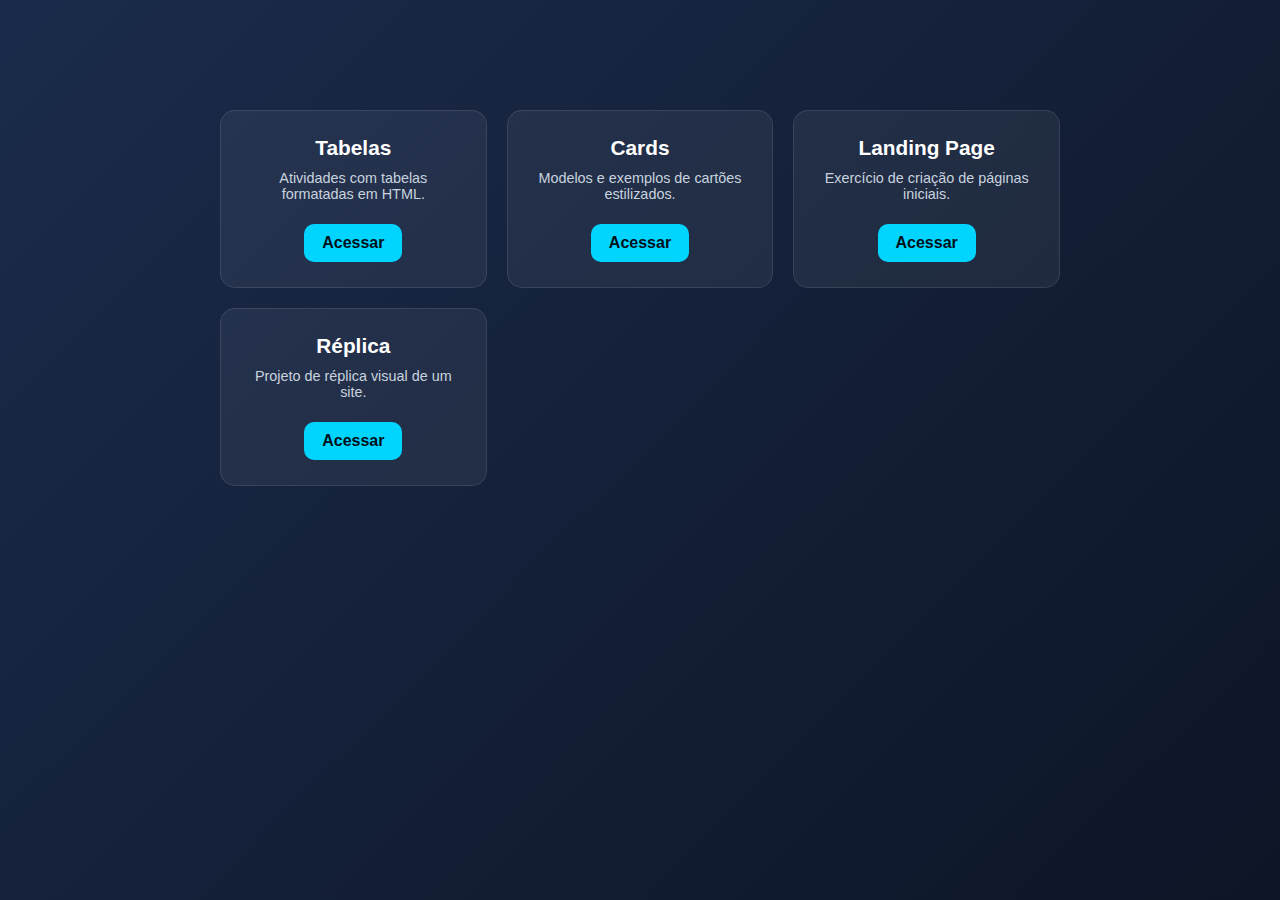
<file: index.html>
<!DOCTYPE html>
<html lang="en">
<head>
    <meta charset="UTF-8">
    <meta name="viewport" content="width=device-width, initial-scale=1.0">
    <link rel="stylesheet" href="index.css">
    <title>Minhas atividades</title>
</head>
<body>
  <div class="container">


    <div class="card">
        <h2>Tabelas</h2>
        <p>Atividades com tabelas formatadas em HTML.</p>
        <a href="tabelas.html" target="_blank">Acessar</a>
    </div>


    <div class="card">
        <h2>Cards</h2>
        <p>Modelos e exemplos de cartões estilizados.</p>
        <a href="cards.html" target="_blank">Acessar</a>
    
    </div>


    <div class="card">
        <h2>Landing Page</h2>
        <p>Exercício de criação de páginas iniciais.</p>
        <a href="landingpage.html" target="_blank">Acessar</a>
    </div>


    <div class="card">
        <h2>Réplica</h2>
        <p>Projeto de réplica visual de um site.</p>
        <a href="replica.html" target="_blank">Acessar</a>
    </div>
    
</body>
</html>
</file>
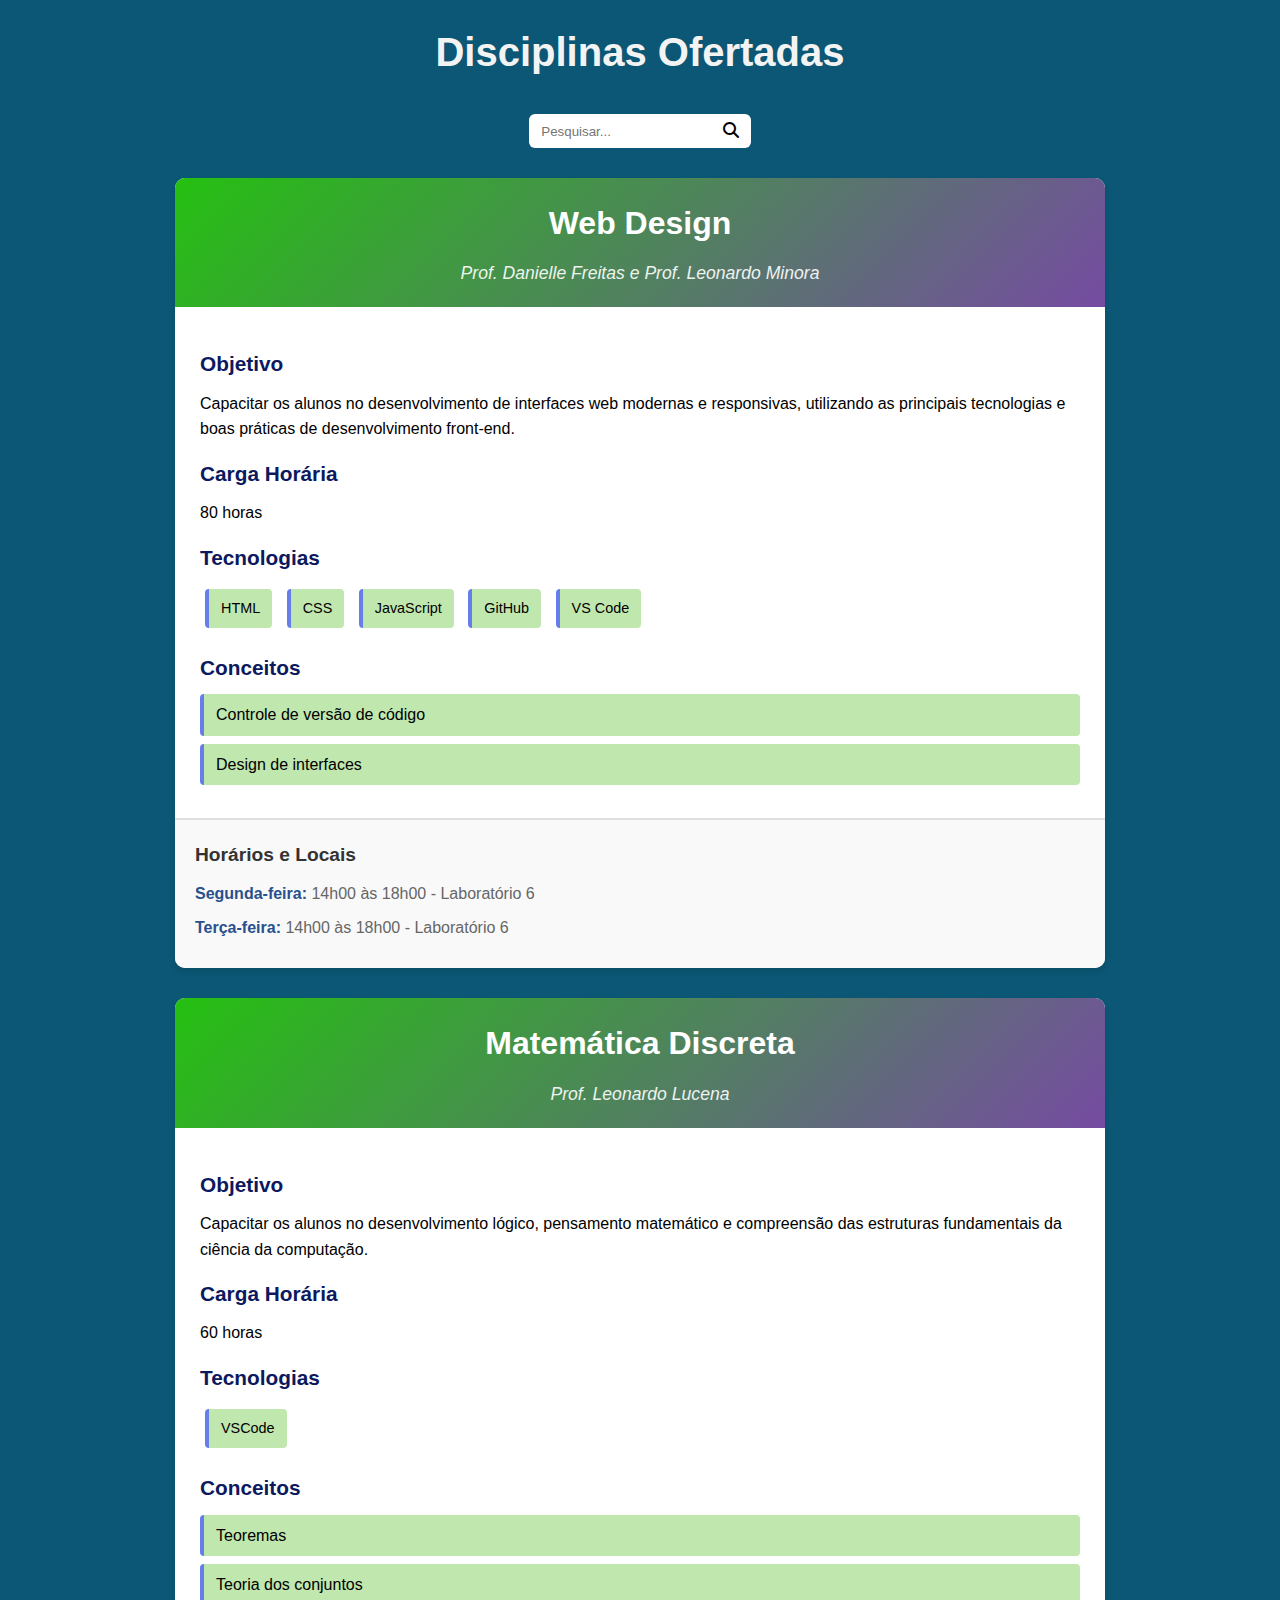
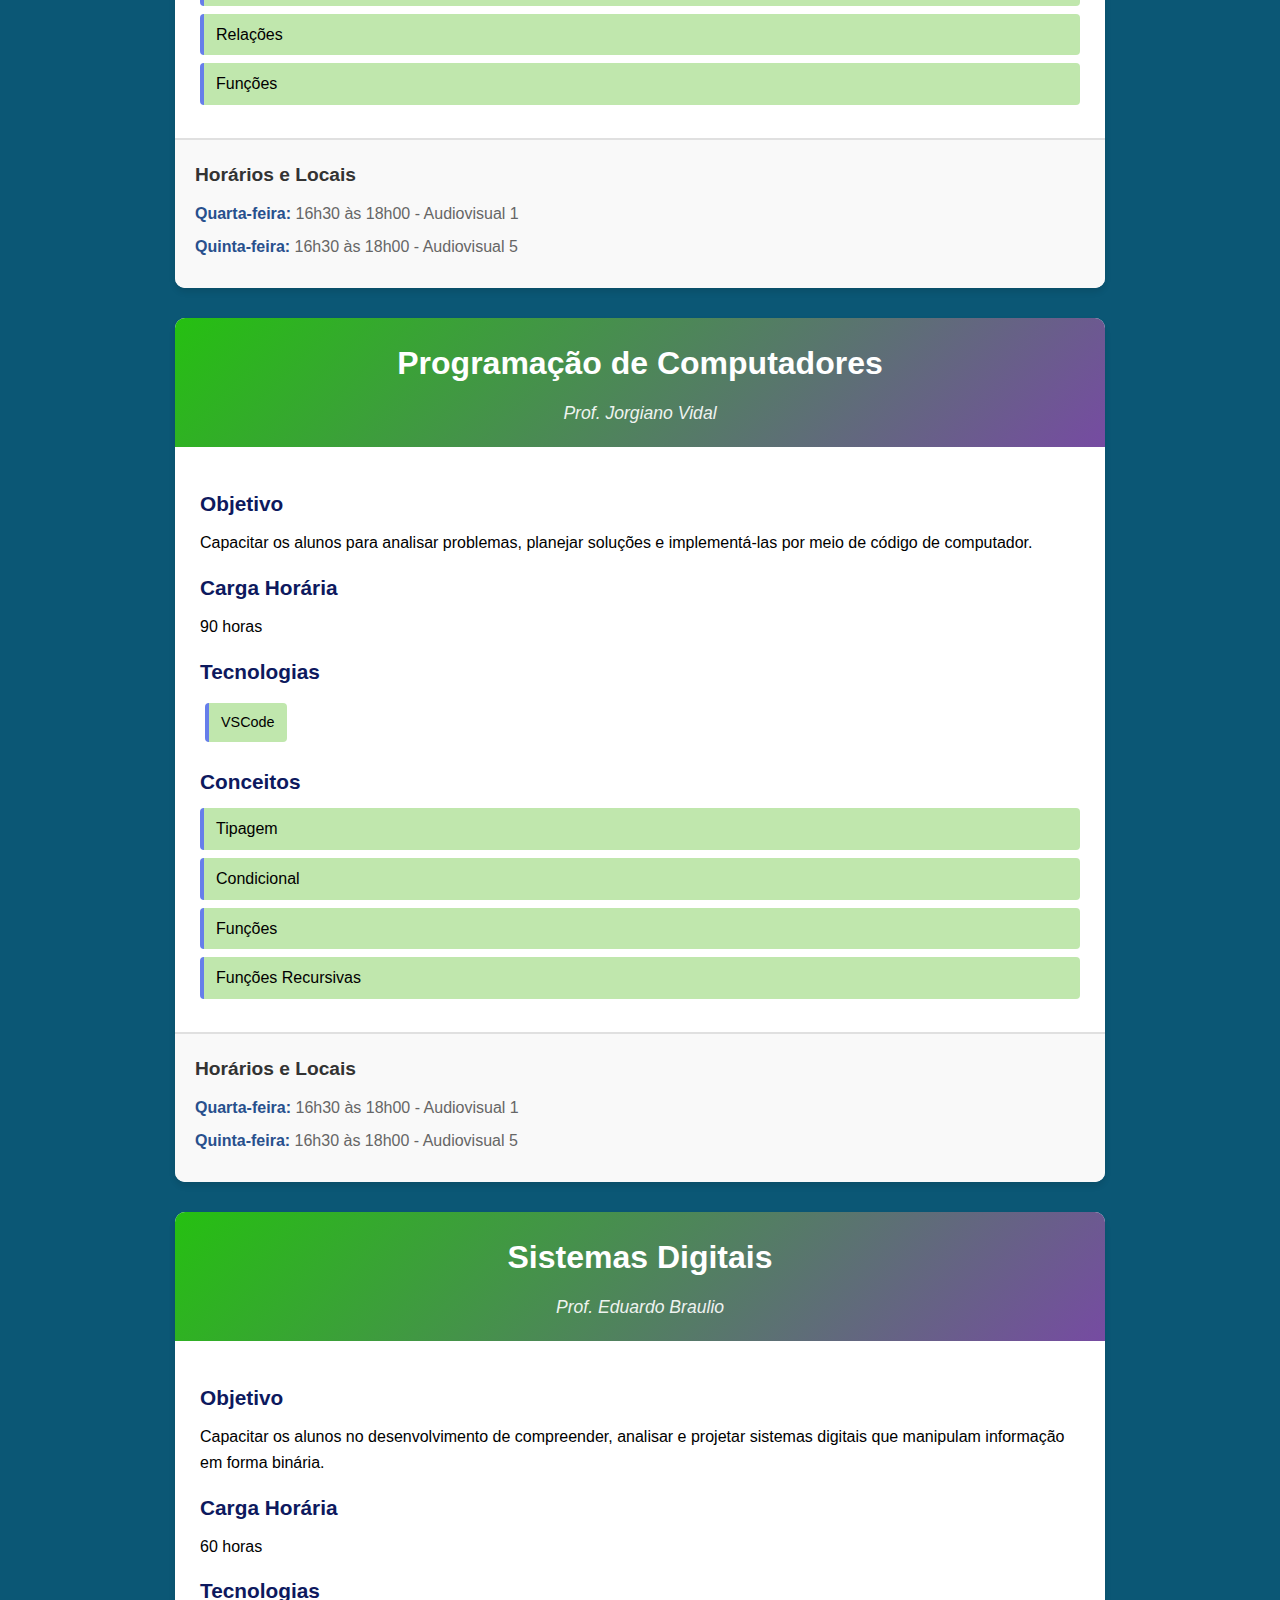
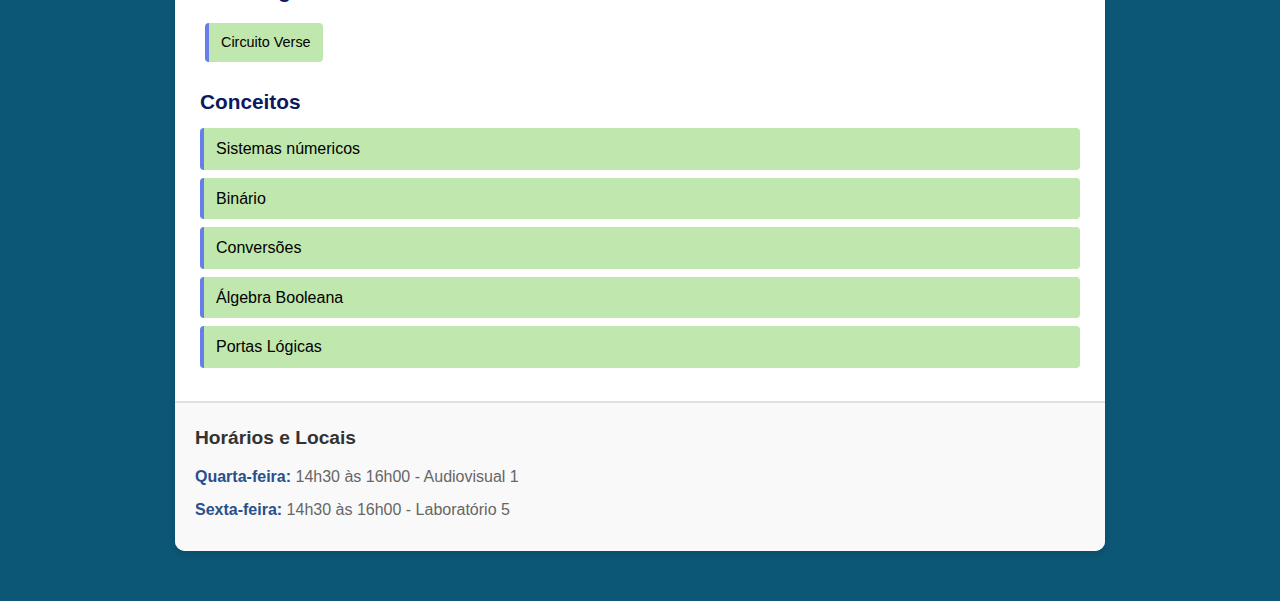
<file: cards.html>
<!DOCTYPE html>
<html lang="pt-BR">
<head>
    <meta charset="UTF-8">
    <meta name="viewport" content="width=device-width, initial-scale=1.0">
    <link rel="shortcut icon" href="image.jpg"
    type="image/x-icon" class="favicon">
    <title>Cards de Disciplinas</title>
    <link rel="stylesheet" href="cards.css">
</head>
<body>
    
    <div class="container">
        <h1>Disciplinas Ofertadas</h1>

        <div class="pesquisa">
            <link rel="stylesheet" href="https://cdnjs.cloudflare.com/ajax/libs/font-awesome/6.4.0/css/all.min.css">
            <button class="search-btn" aria-label="Pesquisar">
                <input type="search" class="search-input" placeholder="Pesquisar...">
                <i class="fa-solid fa-magnifying-glass" aria-hidden="true"></i>
            </button>
        </div>
        
        <div class="card">
            <!-- Título do Card -->
            <div class="card-header">
                <h2>Web Design</h2>
                <p class="professores">Prof. Danielle Freitas e Prof. Leonardo Minora</p>
            </div>
            
            <!-- Conteúdo do Card -->
            <div class="card-content">
                <h3>Objetivo</h3>
                <p>Capacitar os alunos no desenvolvimento de interfaces web modernas e responsivas, utilizando as principais tecnologias e boas práticas de desenvolvimento front-end.</p>
                
                <h3>Carga Horária</h3>
                <p>80 horas</p>
                
                <h3>Tecnologias</h3>
                <ul class="tecnologias">
                    <li>HTML</li>
                    <li>CSS</li>
                    <li>JavaScript</li>
                    <li>GitHub</li>
                    <li>VS Code</li>
                </ul>
                
                <h3>Conceitos</h3>
                    <ul class="conceitos">
                        <li>Controle de versão de código</li>
                        <li>Design de interfaces</li>
                    </ul>
                </div>
                
                <!-- Rodapé do Card -->
                <div class="card-footer">
                    <h3>Horários e Locais</h3>
                    <p><strong>Segunda-feira:</strong> 14h00 às 18h00 - Laboratório 6</p>
                    <p><strong>Terça-feira:</strong> 14h00 às 18h00 - Laboratório 6</p>
                </div>
            </div>  
        </div>

        <div class="card">

            <!-- Título do Card -->
            <div class="card-header">
                <h2>Matemática Discreta</h2>
                <p class="professores">Prof. Leonardo Lucena</p>
            </div>
                
            <!-- Conteúdo do Card -->
            <div class="card-content">
                <h3>Objetivo</h3>
                <p>Capacitar os alunos no desenvolvimento lógico, pensamento matemático e compreensão das estruturas fundamentais da ciência da computação.</p>
                
                <h3>Carga Horária</h3>
                <p>60 horas</p>
                
                <h3>Tecnologias</h3>
                <ul class="tecnologias">
                    <li>VSCode</li>
                </ul>
                
                <h3>Conceitos</h3>
                <ul class="conceitos">
                    <li>Teoremas</li>
                    <li>Teoria dos conjuntos</li>
                    <li>Relações</li>
                    <li>Funções</li>
                </ul>
            </div>
            
            <!-- Rodapé do Card -->
            <div class="card-footer">
                <h3>Horários e Locais</h3>
                <p><strong>Quarta-feira:</strong> 16h30 às 18h00 - Audiovisual 1</p>
                <p><strong>Quinta-feira:</strong> 16h30 às 18h00 - Audiovisual 5</p>
            </div>

        </div>

        <div class="card">
            <!-- Título do Card -->
            <div class="card-header">
                <h2>Programação de Computadores</h2>
                <p class="professores">Prof. Jorgiano Vidal</p>
            </div>
            
            <!-- Conteúdo do Card -->
            <div class="card-content">
                <h3>Objetivo</h3>
                <p>Capacitar os alunos para analisar problemas, planejar soluções e implementá-las por meio de código de computador.</p>
                
                <h3>Carga Horária</h3>
                <p>90 horas</p>
                
                <h3>Tecnologias</h3>
                <ul class="tecnologias">
                    <li> VSCode</li>
                </ul>
                
                <h3>Conceitos</h3>
                <ul class="conceitos">
                    <li>Tipagem</li>
                    <li>Condicional</li>
                    <li>Funções</li>
                    <li>Funções Recursivas</li>
                </ul>
            </div>
            
            <!-- Rodapé do Card -->
            <div class="card-footer">
                <h3>Horários e Locais</h3>
                <p><strong>Quarta-feira:</strong> 16h30 às 18h00 - Audiovisual 1</p>
                <p><strong>Quinta-feira:</strong> 16h30 às 18h00 - Audiovisual 5</p>
            </div>
        </div>

        <div class="card">
            <!-- Título do Card -->
            <div class="card-header">
                <h2>Sistemas Digitais</h2>
                <p class="professores">Prof. Eduardo Braulio</p>
            </div>
            
            <!-- Conteúdo do Card -->
            <div class="card-content">
                <h3>Objetivo</h3>
                <p>Capacitar os alunos no desenvolvimento de compreender, analisar e projetar sistemas digitais que manipulam informação em forma binária.</p>
                
                <h3>Carga Horária</h3>
                <p>60 horas</p>
                
                <h3>Tecnologias</h3>
                <ul class="tecnologias">
                    <li>Circuito Verse</li>
                </ul>
                
                <h3>Conceitos</h3>
                <ul class="conceitos">
                    <li>Sistemas númericos</li>
                    <li>Binário</li>
                    <li>Conversões</li>
                    <li>Álgebra Booleana</li>
                    <li>Portas Lógicas</li>
                </ul>
            </div>
            
            <!-- Rodapé do Card -->
            <div class="card-footer">
                <h3>Horários e Locais</h3>
                <p><strong>Quarta-feira:</strong> 14h30 às 16h00 - Audiovisual 1</p>
                <p><strong>Sexta-feira:</strong> 14h30 às 16h00 - Laboratório 5 </p>
            </div>
        </div>
    </div>
</body>
</html>
</file>
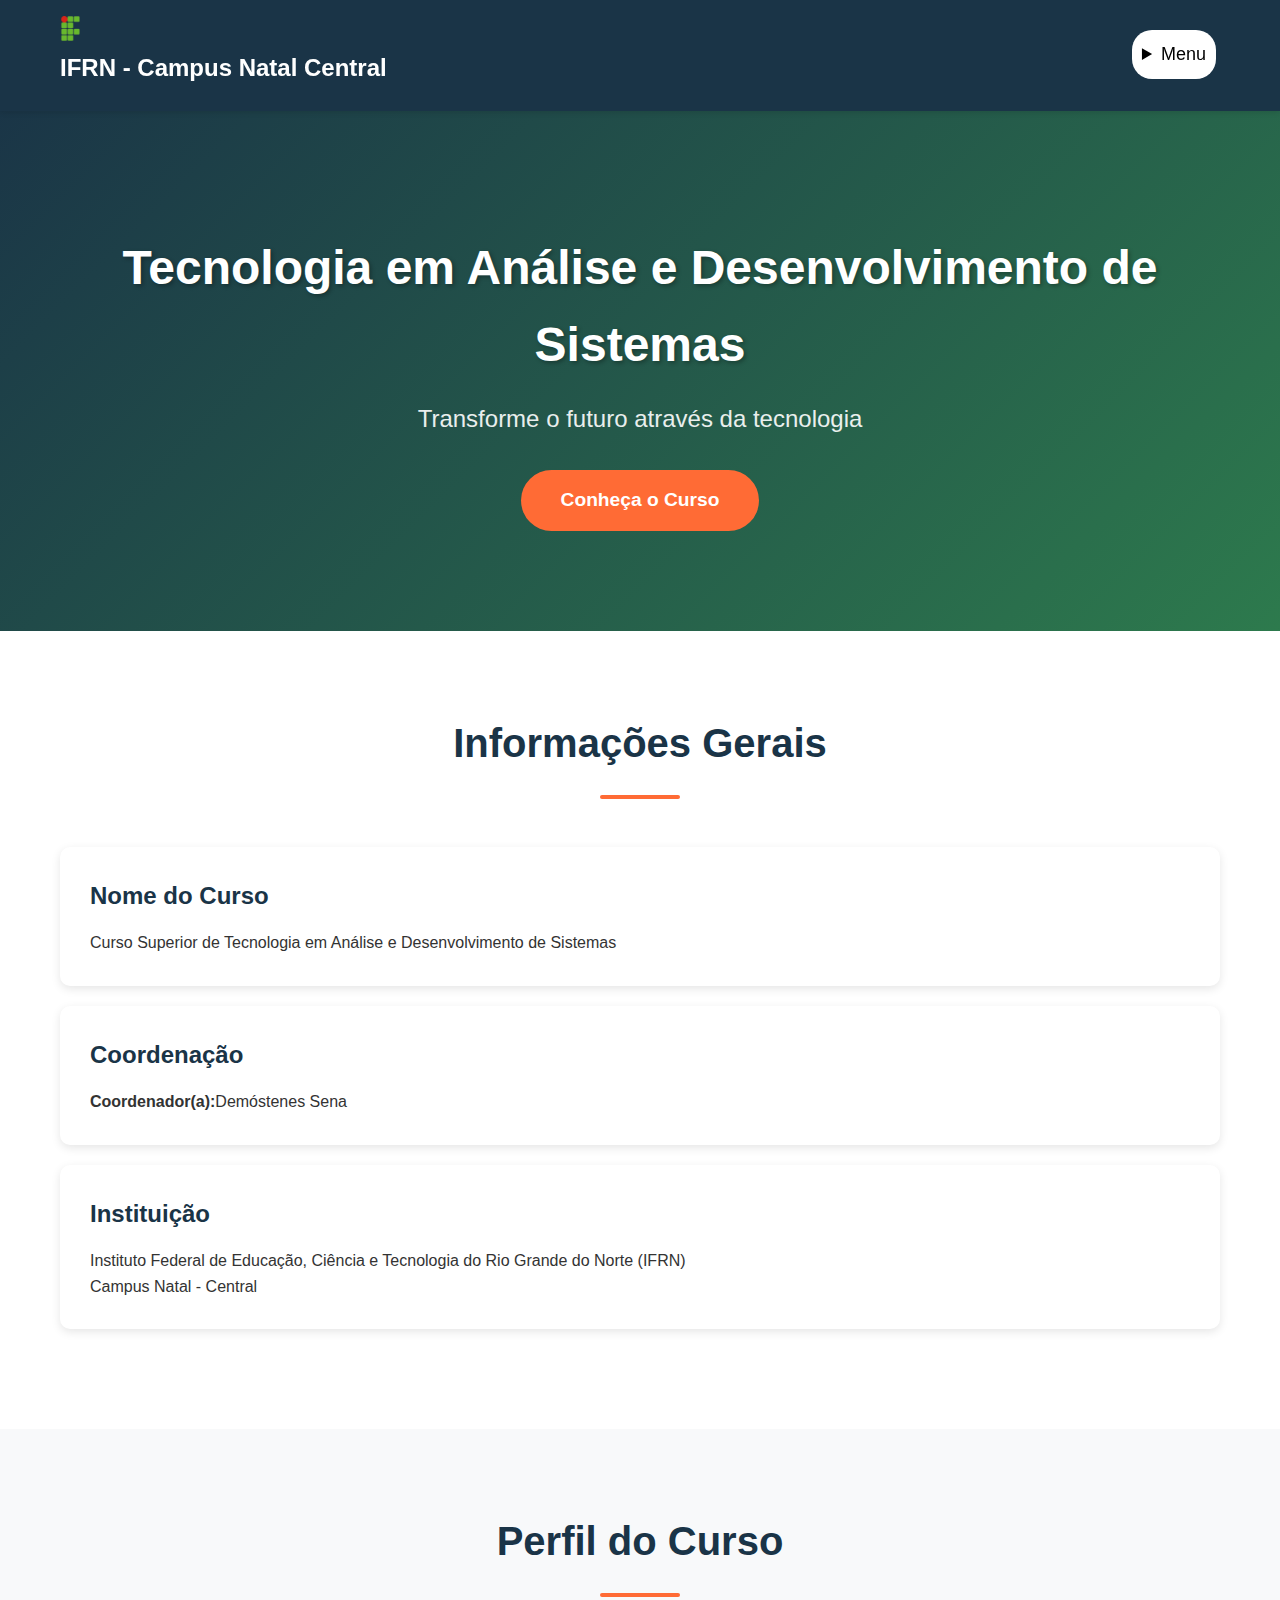
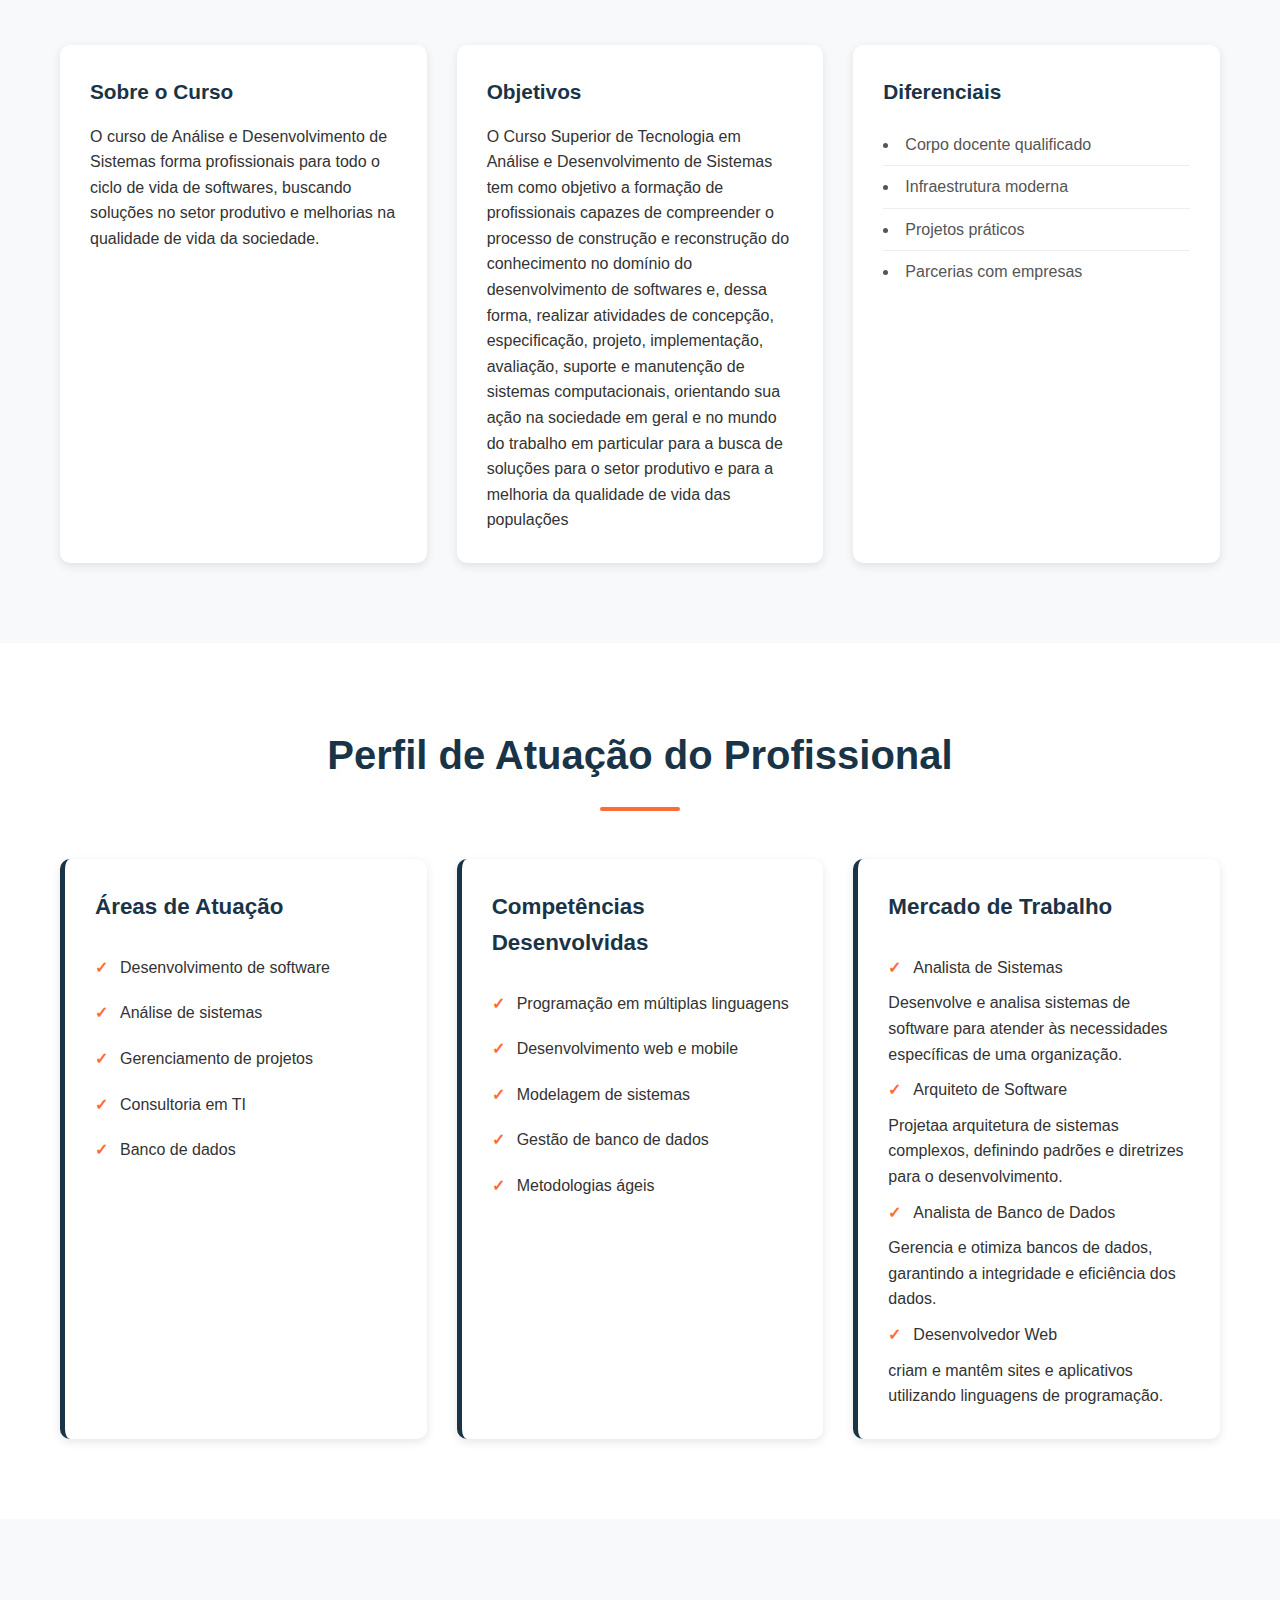
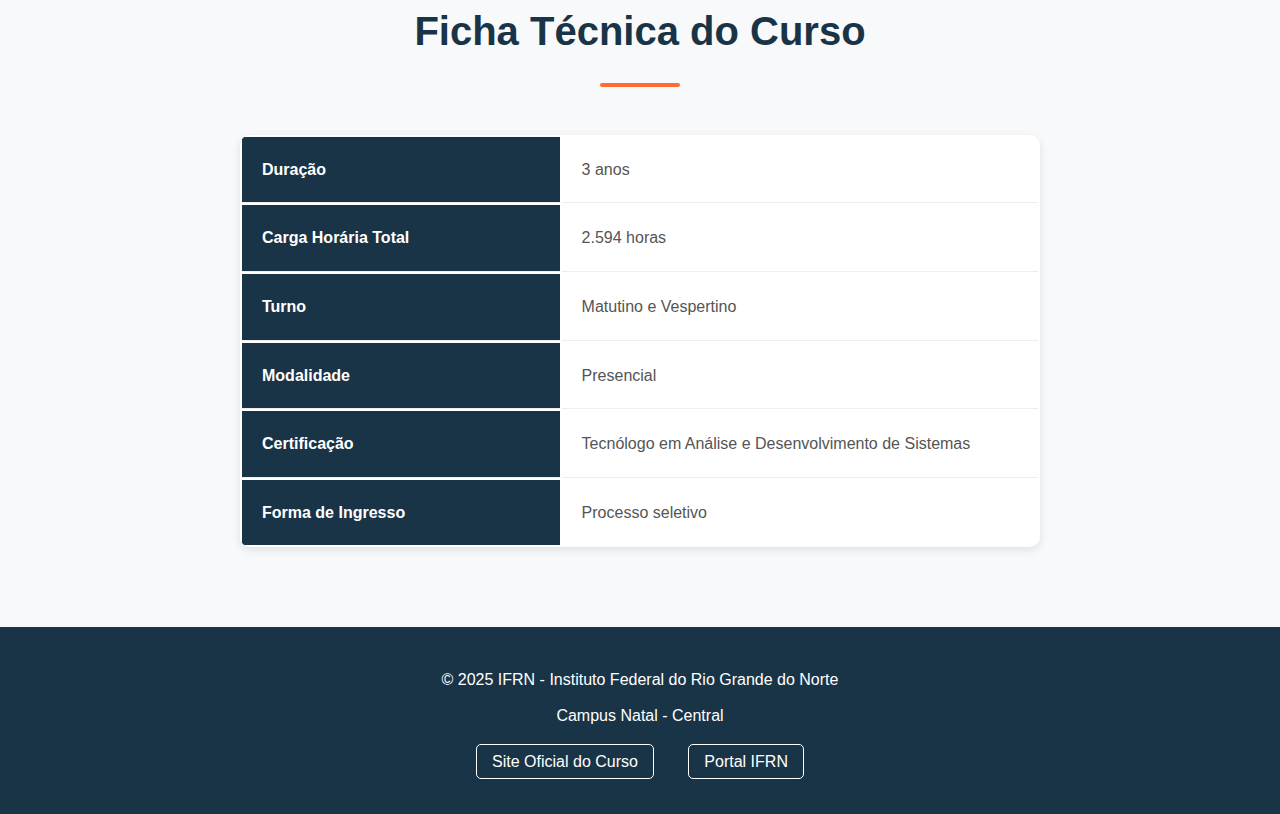
<file: landingpage.html>
<!DOCTYPE html>
<html lang="pt-BR">
<head>
    <meta charset="UTF-8">
    <meta name="viewport" content="width=device-width, initial-scale=1.0">
    <link rel="shortcut icon" href="image.jpg"
    type="image/x-icon" class="favicon">
    <title>Tecnologia em Análise e Desenvolvimento de Sistemas - IFRN</title>
    <link rel="stylesheet" href="landingpage.css">
</head>
<body>
    
    <header>

        <nav>
            <div class="container">
                <img src="IF.png" width="20px" alt="Símbolo da Instituição">
                <h1> IFRN - Campus Natal Central</h1>
    
                 <details class="dropdown details-dropdown">
                      <summary class="menu-button">Menu </summary>
                        <ul class="menu" role="menu" aria-label="Menu de ações">
                            <li role="none"><a role="menuitem" href="#informacoes" class="menu-item">Informações</a></li>
                            <li role="none"><a role="menuitem" href="#perfil-curso" class="menu-item">Perfil do Curso</a></li>
                            <li role="none"><a role="menuitem" href="#atuacao" class="menu-item">Atuação Profissional</a></li>
                            <li role="none"><a role="menuitem" href="#ficha-tecnica" class="menu-item">Ficha Técnica</a></li>
                        </ul>
                </details>
             </section>
            </div>
        </nav>
    </header>

    <section class="hero">
        <div class="hero-content">
            <h1>Tecnologia em Análise e Desenvolvimento de Sistemas</h1>
            <p class="hero-subtitle">Transforme o futuro através da tecnologia</p>
            <a href="#informacoes" class="btn-cta">Conheça o Curso</a>
        </div>
    </section>

    <section id="informacoes" class="section">
        <div class="container">
            <h2>Informações Gerais</h2>
            <div class="info-box">
                <h3>Nome do Curso</h3>
                <p>Curso Superior de Tecnologia em Análise e Desenvolvimento de Sistemas</p>
            </div>
            <div class="info-box">
                <h3>Coordenação</h3>
                <p><strong>Coordenador(a):</strong>Demóstenes Sena</p>
            </div>
            <div class="info-box">
                <h3>Instituição</h3>
                <p>Instituto Federal de Educação, Ciência e Tecnologia do Rio Grande do Norte (IFRN)</p>
                <p>Campus Natal - Central</p>
            </div>
        </div>
    </section>

    <section id="perfil-curso" class="section bg-light">
        <div class="container">
            <h2>Perfil do Curso</h2>
            <div class="content-grid">
                <div class="content-card">
                    <h3>Sobre o Curso</h3>
                    <p>O curso de Análise e Desenvolvimento de Sistemas forma profissionais para todo 
                        o ciclo de vida de softwares, buscando soluções no setor produtivo e melhorias
                         na qualidade de vida da sociedade.</p>
                </div>
                <div class="content-card">
                    <h3>Objetivos</h3>
                    <p>O Curso Superior de Tecnologia em  Análise e Desenvolvimento de Sistemas tem como objetivo 
                        a formação de profissionais capazes de compreender o processo de construção e reconstrução do 
                        conhecimento no domínio do desenvolvimento de softwares e, dessa forma, realizar atividades de 
                        concepção, especificação, projeto, implementação, avaliação, suporte e manutenção de sistemas 
                        computacionais, orientando sua ação na sociedade em geral e no mundo do trabalho em particular para 
                        a busca de soluções para o setor produtivo e para a melhoria da qualidade de vida das populações</p>
                </div>
                <div class="content-card">
                    <h3>Diferenciais</h3>
                    <ul>
                        <li>Corpo docente qualificado</li>
                        <li>Infraestrutura moderna</li>
                        <li>Projetos práticos</li>
                        <li>Parcerias com empresas</li>
                    </ul>
                </div>
            </div>
        </div>
    </section>

    <section id="atuacao" class="section">
        <div class="container">
            <h2>Perfil de Atuação do Profissional</h2>
            <div class="atuacao-grid">
                <div class="atuacao-card">
                    <h3>Áreas de Atuação</h3>
                    <ul>
                        <li>Desenvolvimento de software</li>
                        <li>Análise de sistemas</li>
                        <li>Gerenciamento de projetos</li>
                        <li>Consultoria em TI</li>
                        <li>Banco de dados</li>
                    </ul>
                </div>
                <div class="atuacao-card">
                    <h3>Competências Desenvolvidas</h3>
                    <ul>
                        <li>Programação em múltiplas linguagens</li>
                        <li>Desenvolvimento web e mobile</li>
                        <li>Modelagem de sistemas</li>
                        <li>Gestão de banco de dados</li>
                        <li>Metodologias ágeis</li>
                    </ul>
                </div>
                <div class="atuacao-card">
                    <h3>Mercado de Trabalho</h3>
                    <ul>
                        <li>Analista de Sistemas</li>
                        Desenvolve e analisa sistemas de software para atender às necessidades específicas de uma organização.

                        <li>Arquiteto de Software</li>
                        Projetaa arquitetura de sistemas complexos, definindo padrões e diretrizes para o desenvolvimento.

                        <li>Analista de Banco de Dados</li>
                        Gerencia e otimiza bancos de dados, garantindo a integridade e eficiência dos dados.

                        <li>Desenvolvedor Web</li>
                        criam e mantêm sites e aplicativos utilizando linguagens de programação.</ul>
                </div>
            </div>
        </div>
    </section>

    <section id="ficha-tecnica" class="section bg-light">
        <div class="container">
            <h2>Ficha Técnica do Curso</h2>
            <table class="ficha-table">
                <tbody>
                    <tr>
                        <th>Duração</th>
                        <td>3 anos</td>
                    </tr>
                    <tr>
                        <th>Carga Horária Total</th>
                        <td>2.594 horas</td>
                    </tr>
                    <tr>
                        <th>Turno</th>
                        <td>Matutino e Vespertino</td>
                    </tr>
                    <tr>
                        <th>Modalidade</th>
                        <td>Presencial</td>
                    </tr>
                    <tr>
                        <th>Certificação</th>
                        <td>Tecnólogo em Análise e Desenvolvimento de Sistemas</td>
                    </tr>
                    <tr>
                        <th>Forma de Ingresso</th>
                        <td>Processo seletivo</td>
                    </tr>
                </tbody>
            </table>
        </div>
    </section>

    <footer>
        <div class="container">
            <p>&copy; 2025 IFRN - Instituto Federal do Rio Grande do Norte</p>
            <p>Campus Natal - Central</p>
            <div class="footer-links">
                <a href="https://diatinf.ifrn.edu.br/cursos/tecnologia-em-analise-e-desenvolvimento-de-sistemas/" target="_blank">Site Oficial do Curso</a>
                <a href="https://portal.ifrn.edu.br/" target="_blank">Portal IFRN</a>
            </div>
        </div>
    </footer>
</body>
</html>
</file>
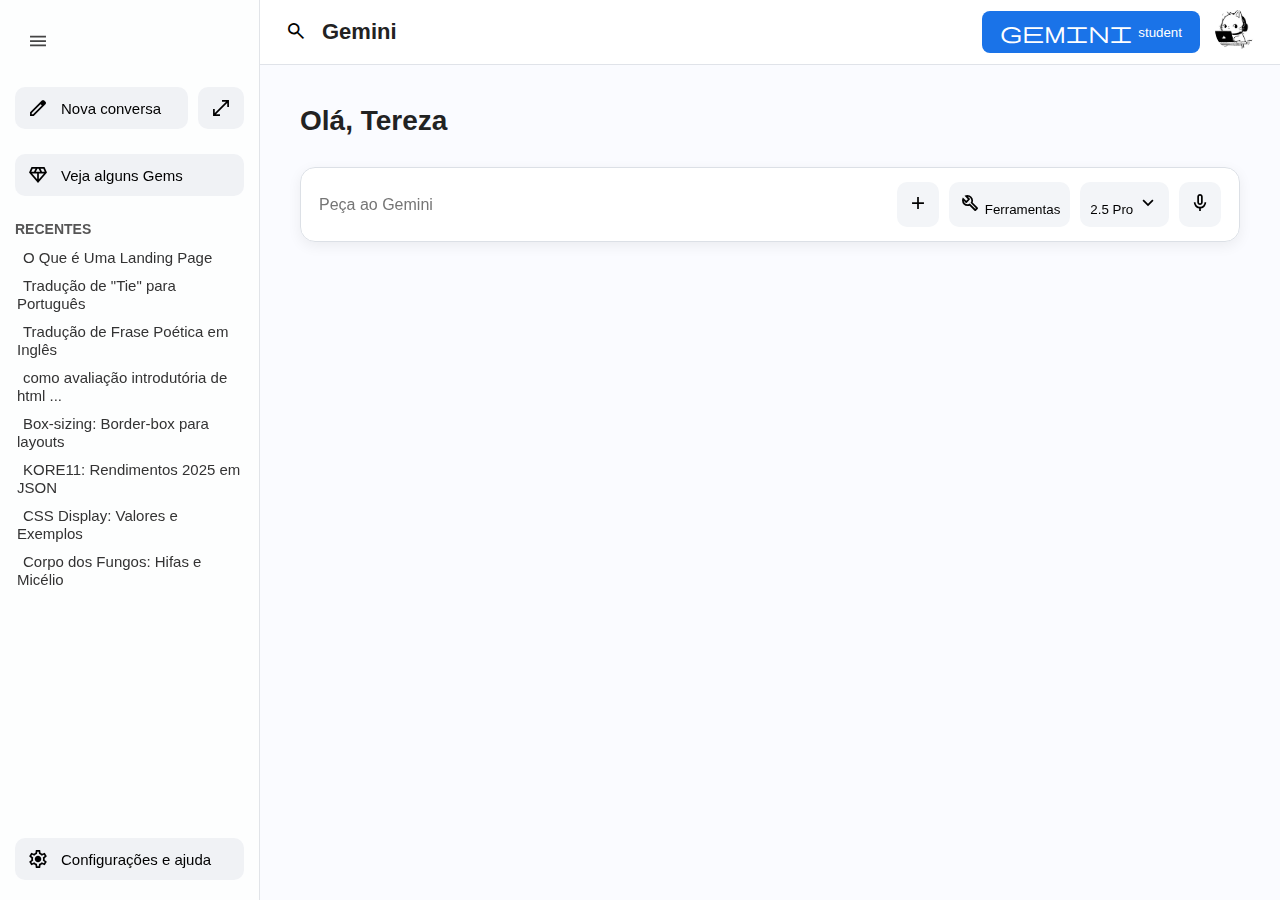
<file: replica.html>
<!DOCTYPE html>
<html lang="pt-BR">
<head>
    <meta charset="UTF-8">
    <meta name="viewport" content="width=device-width, initial-scale=1.0">
    <title>Gemini - Google AI</title>

    <link rel="stylesheet" href="https://fonts.googleapis.com/css2?family=Material+Symbols+Outlined" />


    <link rel="shortcut icon" href="image.jpg">

    <link rel="stylesheet" href="replica.css">
</head>

<body>
    <aside class="sidebar">

        <div class="sidebar-header">
            <button class="menu-btn" aria-label="Menu">
                <span class="material-symbols-outlined">menu</span>
            </button>
        </div>

        <div class="new-chat">
            <button class="new-chat-btn">
                <span class="material-symbols-outlined">edit</span>
                <span>Nova conversa</span>
            </button>

            <button class="expand-btn" aria-label="Expandir">
                <span class="material-symbols-outlined">open_in_full</span>
            </button>
        </div>

        <div class="gems-section">
            <button class="gems-btn">
                <span class="material-symbols-outlined">diamond</span>
                <span>Veja alguns Gems</span>
            </button>
        </div>

        <div class="recent-section">
            <h3>Recentes</h3>
            <ul class="recent-list">
             <li><a href="#">O Que é Uma Landing Page</a></li>
                <li><a href="#">Tradução de "Tie" para Português</a></li>
                <li><a href="#">Tradução de Frase Poética em Inglês</a></li>
                <li><a href="#">como avaliação introdutória de html ...</a></li>
                <li><a href="#">Box-sizing: Border-box para layouts</a></li>
                <li><a href="#">KORE11: Rendimentos 2025 em JSON</a></li>
                <li><a href="#">CSS Display: Valores e Exemplos</a></li>
                <li><a href="#">Corpo dos Fungos: Hifas e Micélio</a></li>
            </ul>
        </div>

        <div class="sidebar-footer">
            <button class="settings-btn">
                <span class="material-symbols-outlined">settings</span>
                <span>Configurações e ajuda</span>
            </button>
        </div>
    </aside>

    <main class="main-content">


        <header class="top-bar">
            <div class="top-bar-left">
                <button class="search-btn" aria-label="Buscar">
                    <span class="material-symbols-outlined">search</span>
                </button>
                <h1 class="logo">Gemini</h1>
            </div>

            <div class="top-bar-right">
                <button class="upgrade-btn">
                    <span class="material-symbols-outlined">Gemini</span>
                    <span>student</span>
                </button>

                <div class="profile-pic">
                    <img src="image.jpg" alt="Perfil do usuário">
                </div>
            </div>
        </header>

        <section class="chat-area">
            <div class="welcome-message">
                <h2>Olá, Tereza</h2>
            </div>

            <div class="input-container">
                <div class="input-box">
                    <input type="text" placeholder="Peça ao Gemini" class="chat-input">

                    <div class="input-actions">
                        <button class="action-btn" aria-label="Adicionar">
                            <span class="material-symbols-outlined">add</span>
                        </button>

                        <button class="tools-btn">
                            <span class="material-symbols-outlined">build</span>
                            <span>Ferramentas</span>
                        </button>

                        <button class="version-selector">
                            <span>2.5 Pro</span>
                            <span class="material-symbols-outlined">expand_more</span>
                        </button>

                        <button class="mic-btn" aria-label="Microfone">
                            <span class="material-symbols-outlined">mic</span>
                        </button>
                    </div>
                </div>
            </div>
        </section>
    </main>
</body>
</html>
</file>
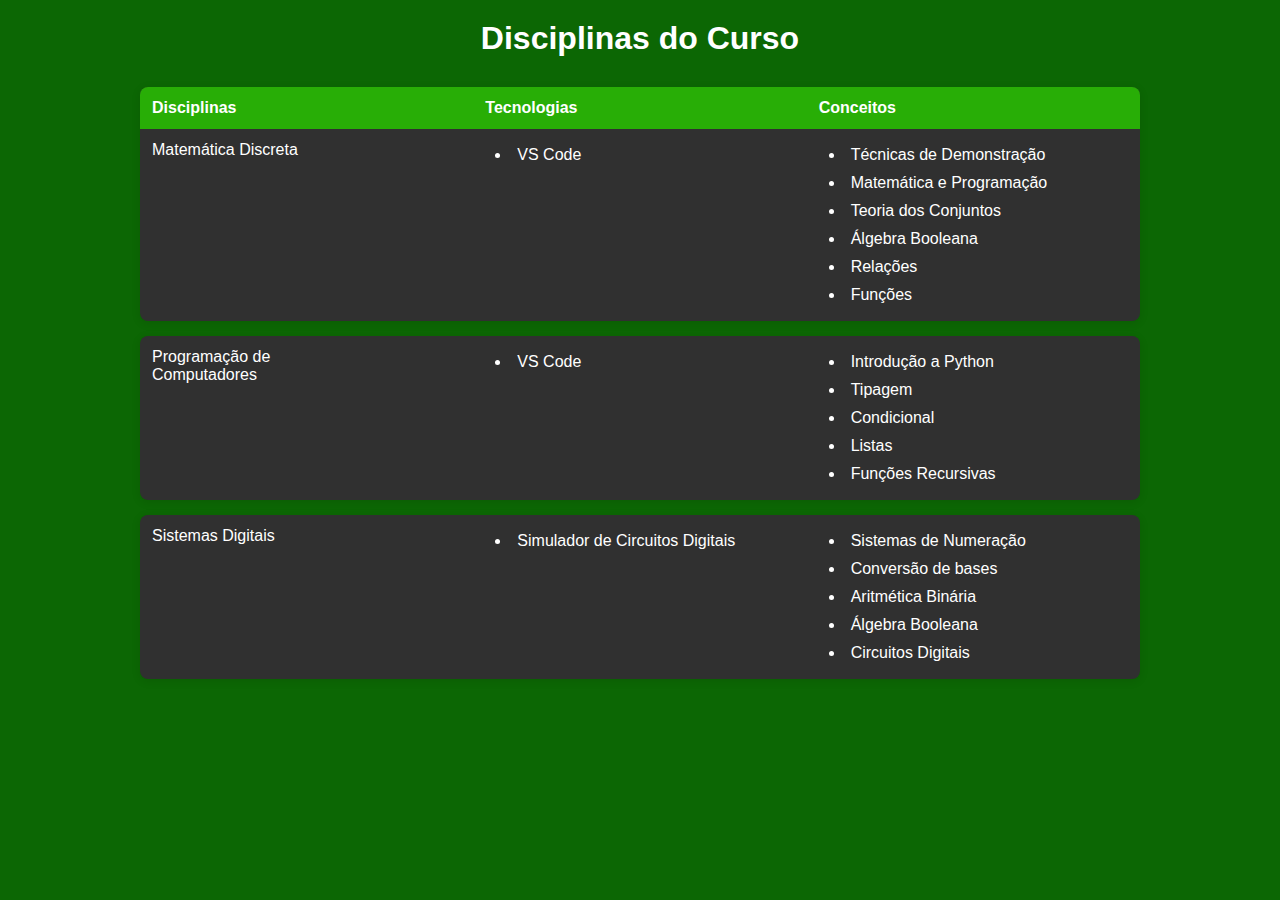
<file: tabelas.html>
<!DOCTYPE html>
<html lang="pt-BR">
<head>
    <meta charset="UTF-8">
    <meta name="viewport" content="width=device-width, initial-scale=1.0">
    <link rel="shortcut icon" href="image.jpg"
    type="image/x-icon" class="favicon">
    <title>Tabelas de Disciplinas</title>
    <link rel="stylesheet" href="tabelas.css">

</head>
<body>
    
    <h1>Disciplinas do Curso</h1>

    <table>
        <thead>
            <tr>
                <th>Disciplinas</th>
                <th>Tecnologias</th>
                <th>Conceitos</th>
            </tr>
        </thead>
        <tbody>
            <tr>
                <td>Matemática Discreta</td>
                <td>
                    <ul>
                        <li>VS Code</li>
                    </ul>
                </td>
                <td>
                    <ul>
                        <li>Técnicas de Demonstração</li>
                        <li>Matemática e Programação</li>
                        <li>Teoria dos Conjuntos</li>
                        <li>Álgebra Booleana</li>
                        <li>Relações</li>
                        <li>Funções</li>
                    </ul>
                </td>
            </tr>
        </tbody>
    </table>
    <table>
        <tbody>
            <tr>
                <td>
                    Programação de <br>
                    Computadores
                </td>
                <td>
                    <ul>
                        <li>VS Code</li>
                    </ul>
                </td>
                <td>
                    <ul>
                        <li>Introdução a Python</li>
                        <li>Tipagem</li>
                        <li>Condicional</li>
                        <li>Listas</li>
                        <li>Funções Recursivas</li>
                    </ul>
                </td>
            </tr>
        </tbody>
    </table>
    <table>
        <tbody>
            <tr>
                <td>Sistemas Digitais</td>
                <td>
                    <ul>
                     <li>
                        Simulador de Circuitos Digitais
                    </li>   
                    </ul>
                </td>
                <td>
                    <ul>
                        <li>Sistemas de Numeração</li>
                        <li>Conversão de bases</li>
                        <li>Aritmética Binária</li>
                        <li>Álgebra Booleana</li>
                        <li>Circuitos Digitais</li>
                    </ul>
                </td>
            </tr>
        </tbody>
    </table>
    
</body>
</html>
</file>
<file: index.css>
*{
margin: 0;
padding: 0;
box-sizing: border-box;
font-family: Arial, Helvetica, sans-serif;
}


body{
background: linear-gradient(135deg, #1b2b4b, #0d1526);
min-height: 100vh;
padding-top: 80px; /* espaço para o header fixo */
color: #fff;
}


/* HEADER FIXO */
header{
position: fixed;
top: 0;
left: 0;
width: 100%;
background: rgba(0,0,0,0.35);
backdrop-filter: blur(6px);
padding: 20px;
text-align: center;
border-bottom: 1px solid rgba(255,255,255,0.1);
}


header h1{
font-size: 1.9rem;
line-height: 1.3;
}


/* GRID DE CARDS */
.container{
display: grid;
grid-template-columns: repeat(auto-fit, minmax(230px, 1fr));
gap: 20px;
padding: 30px;
max-width: 900px;
margin: auto;
}


.card{
background: rgba(255,255,255,0.06);
padding: 25px;
border-radius: 15px;
text-align: center;
border: 1px solid rgba(255,255,255,0.1);
transition: 0.3s;
cursor: pointer;
}


.card:hover{
transform: translateY(-5px) scale(1.03);
background: rgba(255,255,255,0.1);
}


.card h2{
margin-bottom: 10px;
font-size: 1.3rem;
}


.card p{
font-size: 0.9rem;
color: #c8d3df;
margin-bottom: 12px;
}


.card a{
display: inline-block;
margin-top: 10px;
padding: 10px 18px;
background: #00d4ff;
color: #00101a;
border-radius: 10px;
text-decoration: none;
font-weight: bold;
transition: 0.3s;
}


.card a:hover{
background: #00aacc;
}
</file>
<file: landingpage.css>
* {
    margin: 0;
    padding: 0;
    box-sizing: border-box;
}


:root {
    --primary-color: #1a3447;
    --secondary-color: #ff6b35;
    --light-bg: #f8f9fa;
    --text-color: #333;
    --text-secondary: #555;
}

body {
    font-family: 'Segoe UI', Tahoma, Geneva, Verdana, sans-serif;
    line-height: 1.6;
    color: var(--text-color);
}

.menu-button{
    font-size: 18px;
    position: absolute;
    right: 5%;
    top: 30px;
    background:#fff;
    color:#000;
    border:none;
    padding:10px;
    border-radius:20px;
}

.menu a{
    color: #eee;
    display: inline-block;
    text-decoration:none;
   
}

.menu ul{
    text-decoration: none;
    list-style: none;
}

.menu li {
    list-style: none;

}

.container {
    max-width: 1200px;
    margin: 0 auto;
    padding: 0 20px;
}


header {
    background-color: var(--primary-color);
    color: white;
    padding: 1rem 0;
    position: fixed;
    width: 100%;
    top: 0;
    z-index: 1000;
    box-shadow: 0 2px 5px rgba(0,0,0,0.1);
}

header h1 {
    font-size: 1.5rem;
    margin-bottom: 0.5rem;
}

.nav-menu {
    list-style: none;
    display: flex;
    gap: 20px;
    flex-wrap: wrap;
}

.nav-menu li a {
    color: white;
    text-decoration: none;
    padding: 5px 10px;
    border-radius: 5px;
    transition: background-color 0.3s;
}

.nav-menu li a:hover {
    background-color: rgba(255, 255, 255, 0.2);
}


.hero {
    background: linear-gradient(135deg, var(--primary-color) 0%, #2d7a4d 100%);
    color: white;
    padding: 150px 20px 100px;
    text-align: center;
    margin-top: 80px;
}

.hero-content h1 {
    font-size: 3rem;
    margin-bottom: 1rem;
    text-shadow: 2px 2px 4px rgba(0,0,0,0.3);
}

.hero-subtitle {
    font-size: 1.5rem;
    margin-bottom: 2rem;
    opacity: 0.9;
}

.btn-cta {
    display: inline-block;
    background-color: var(--secondary-color);
    color: white;
    padding: 15px 40px;
    text-decoration: none;
    border-radius: 50px;
    font-size: 1.2rem;
    font-weight: bold;
    transition: transform 0.3s, box-shadow 0.3s;
}

.btn-cta:hover {
    transform: translateY(-3px);
    box-shadow: 0 5px 15px rgba(255, 107, 53, 0.4);
}


.section {
    padding: 80px 20px;
}

.bg-light {
    background-color: var(--light-bg);
}

.section h2 {
    text-align: center;
    font-size: 2.5rem;
    margin-bottom: 3rem;
    color: var(--primary-color);
    position: relative;
}

.section h2::after {
    content: '';
    display: block;
    width: 80px;
    height: 4px;
    background-color: var(--secondary-color);
    margin: 20px auto 0;
    border-radius: 2px;
}


.info-box {
    background-color: white;
    padding: 30px;
    margin-bottom: 20px;
    border-radius: 10px;
    box-shadow: 0 3px 10px rgba(0,0,0,0.1);
    transition: transform 0.3s;
}

.info-box:hover {
    transform: translateY(-5px);
    box-shadow: 0 5px 20px rgba(0,0,0,0.15);
}

.info-box h3 {
    color: var(--primary-color);
    margin-bottom: 15px;
    font-size: 1.5rem;
}


.content-grid {
    display: grid;
    grid-template-columns: repeat(auto-fit, minmax(300px, 1fr));
    gap: 30px;
    margin-top: 40px;
}

.content-card {
    background-color: white;
    padding: 30px;
    border-radius: 10px;
    box-shadow: 0 3px 10px rgba(0,0,0,0.1);
}

.content-card h3 {
    color: var(--primary-color);
    margin-bottom: 15px;
    font-size: 1.3rem;
}

.content-card ul {
    list-style-position: inside;
    color: var(--text-secondary);
}

.content-card ul li {
    padding: 8px 0;
    border-bottom: 1px solid #eee;
}

.content-card ul li:last-child {
    border-bottom: none;
}


.atuacao-grid {
    display: grid;
    grid-template-columns: repeat(auto-fit, minmax(300px, 1fr));
    gap: 30px;
}

.atuacao-card {
    background-color: white;
    padding: 30px;
    border-radius: 10px;
    box-shadow: 0 3px 10px rgba(0,0,0,0.1);
    border-left: 5px solid var(--primary-color);
}

.atuacao-card h3 {
    color: var(--primary-color);
    margin-bottom: 20px;
    font-size: 1.4rem;
}

.atuacao-card ul {
    list-style: none;
}

.atuacao-card ul li {
    padding: 10px 0;
    padding-left: 25px;
    position: relative;
}

.atuacao-card ul li::before {
    content: '✓';
    position: absolute;
    left: 0;
    color: var(--secondary-color);
    font-weight: bold;
}


.ficha-table {
    width: 100%;
    max-width: 800px;
    margin: 0 auto;
    background-color: white;
    border-radius: 10px;
    overflow: hidden;
    box-shadow: 0 3px 10px rgba(0,0,0,0.1);
}

.ficha-table th,
.ficha-table td {
    padding: 20px;
    text-align: left;
    border-bottom: 1px solid #eee;
}

.ficha-table th {
    background-color: var(--primary-color);
    color: white;
    font-weight: bold;
    width: 40%;
}

.ficha-table td {
    color: var(--text-secondary);
}

.ficha-table tr:last-child th,
.ficha-table tr:last-child td {
    border-bottom: none;
}


footer {
    background-color: var(--primary-color);
    color: white;
    padding: 40px 20px;
    text-align: center;
}

footer p {
    margin-bottom: 10px;
}

.footer-links {
    margin-top: 20px;
}

.footer-links a {
    color: white;
    text-decoration: none;
    margin: 0 15px;
    padding: 8px 15px;
    border: 1px solid white;
    border-radius: 5px;
    transition: background-color 0.3s;
}

.footer-links a:hover {
    background-color: rgba(255, 255, 255, 0.2);
}


@media (max-width: 768px) {
    .hero-content h1 {
        font-size: 2rem;
    }
    
    .hero-subtitle {
        font-size: 1.2rem;
    }
    
    .section h2 {
        font-size: 2rem;
    }
    
    .nav-menu {
        flex-direction: column;
    }
    
    .content-grid,
    .atuacao-grid {
        grid-template-columns: 1fr;
    }
    
    .ficha-table th,
    .ficha-table td {
        display: block;
        width: 100%;
    }
    
    .ficha-table th {
        border-bottom: none;
        padding-bottom: 10px;
    }
}
</file>
<file: replica.css>
* {
    margin: 0;
    padding: 0;
    box-sizing: border-box;
    font-family: "Inter", sans-serif;
}

body {
    background: #f5f7fa;
    color: #222;
    display: flex;
    height: 100vh;
    overflow: hidden;
}

.recent-list li{
    padding: 2px;
}
.sidebar {
    width: 260px;
    background: #ffffffcc;
    backdrop-filter: blur(18px);
    border-right: 1px solid #e1e4e8;
    padding: 20px 15px;
    display: flex;
    flex-direction: column;
    gap: 25px;
}

.sidebar-header .menu-btn {
    background: transparent;
    border: none;
    font-size: 26px;
    cursor: pointer;
    color: #444;
}

.sidebar button {
    width: 100%;
    padding: 10px 12px;
    display: flex;
    align-items: center;
    gap: 12px;
    background: #f0f2f5;
    border: none;
    border-radius: 10px;
    font-size: 15px;
    cursor: pointer;
    transition: 0.2s;
}

.sidebar button:hover {
    background: #e7e9ee;
}

.new-chat {
    display: flex;
    gap: 10px;
}

.expand-btn {
    padding: 10px;
    width: 50px !important;
}

.material-symbols-outlined {
    font-size: 22px;
}

.gems-btn {
    background: #e4f0ff;
}
.gems-btn:hover {
    background: #d8e7ff;
}

.recent-section h3 {
    font-size: 14px;
    text-transform: uppercase;
    color: #555;
    margin-bottom: 10px;
}

.recent-list {
    list-style: none;
    display: flex;
    flex-direction: column;
    gap: 6px;
}

.recent-list a {
    text-decoration: none;
    color: #333;
    font-size: 15px;
    padding: 6px;
    border-radius: 6px;
    transition: 0.2s;
}

.recent-list a:hover {
    background: #eceef2;
}

.sidebar-footer {
    margin-top: auto;
}

.main-content {
    flex: 1;
    display: flex;
    flex-direction: column;
    background: #fafbff;
}

.top-bar {
    height: 65px;
    border-bottom: 1px solid #e0e3e9;
    display: flex;
    justify-content: space-between;
    align-items: center;
    padding: 0 25px;
    background: #fff;
}

.top-bar-left,
.top-bar-right {
    display: flex;
    align-items: center;
    gap: 15px;
}

.search-btn {
    background: transparent;
    border: none;
    cursor: pointer;
}

.logo {
    font-size: 22px;
    font-weight: 700;
}

.upgrade-btn {
    background: #1a73e8;
    color: #fff;
    padding: 10px 18px;
    border-radius: 8px;
    border: none;
    display: flex;
    align-items: center;
    gap: 6px;
    cursor: pointer;
}

.upgrade-btn:hover {
    background: #1664d1;
}

.profile-pic img {
    width: 40px;
    height: 40px;
    border-radius: 50%;
}

.chat-area {
    padding: 40px;
    flex: 1;
    overflow-y: auto;
}

.welcome-message h2 {
    font-size: 28px;
    margin-bottom: 30px;
}

.input-container {
    position: sticky;
    bottom: 20px;
}

.input-box {
    background: #ffffffdd;
    backdrop-filter: blur(10px);
    padding: 14px 18px;
    border-radius: 15px;
    border: 1px solid #dce0e6;
    display: flex;
    align-items: center;
    gap: 14px;
    box-shadow: 0 4px 14px #00000010;
}

.chat-input {
    flex: 1;
    border: none;
    outline: none;
    font-size: 16px;
    background: transparent;
}

.input-actions {
    display: flex;
    gap: 10px;
}

.input-actions button {
    background: #f3f5f8;
    border: none;
    padding: 10px;
    border-radius: 10px;
    cursor: pointer;
}

.input-actions button:hover {
    background: #e9ebef;
}

@media (max-width: 850px) {
    .sidebar {
        position: absolute;
        left: -260px;
        transition: 0.3s;
    }
    .sidebar.open {
        left: 0;
    }
}
</file>
<file: tabelas.css>
* {
    margin: 0;
    padding: 0;
    box-sizing: border-box;
}

body {
    font-family: 'Arial', sans-serif;
    background-color: hsl(115, 93%, 21%);
    padding: 20px;
}

h1 {
    text-align: center;
    color: #ffffff;
    margin-bottom: 30px;
}

table {
    width: 100%;
    max-width: 1000px;
    margin: 15px auto;
    background-color: rgb(48, 48, 48);
    border-collapse: collapse;
    box-shadow: 0 2px 10px rgba(0, 0, 0, 0.1);
    border-radius: 8px;
    overflow: hidden;
}

thead {
    background-color: #28ae06;
    color: white;
}

th {
    padding: 15px;
    width: 33.333%;
    text-align: left;
    font-size: 16px;
    font-weight: bold;
}

tbody tr:hover {
    background-color: #434343;
}

td {
    padding: 15px;
    width: 33.333%;
    vertical-align: top;
    color: rgb(255, 255, 255);
}

td ul {
    list-style-position: inside;
    margin-left: 10px;
}

td ul li {
    padding: 5px 0;
    color: #ffffff;
}

th, td {
 
    padding: 12px;
    text-align:left;
    vertical-align: top;
}

@media screen and (max-width: 768px) {
    table {
        font-size: 14px;
    }
    
    th, td {
        padding: 10px;
    }
}
</file>
<file: cards.css>
/* Reset básico */
* {
    margin: 0;
    padding: 0;
    box-sizing: border-box;
}

body {
    font-family: Arial, sans-serif;
    background-color: #0b5775;
    padding: 20px;
    line-height: 1.6;
}

.pesquisa {
    text-align: center;
}

.search-btn{
  background:#ffffff;
  color:#000000;
  border: none;
  padding: 8px 12px;
  border-radius:6px;
  font-size:16px;
  cursor:pointer;
}

.search-btn i { 
    font-size:1rem;
}

.search-input {
    border: none;
}

.container {
    margin: 0 auto;
}

.container h1 {
    text-align: center;
    color: #f3f3f3;
    margin-bottom: 30px;
    font-size: 2.5em;
}

/* Estilo do Card */
.card {
    width: 75%;
    background-color: #fff;
    border-radius: 10px;
    box-shadow: 0 4px 6px rgba(0, 0, 0, 0.1);
    margin: 30px auto;
    overflow: hidden;
    transition: transform 0.3s ease, box-shadow 0.3s ease;
}

.card:hover {
    transform: translateY(-5px);
    box-shadow: 0 8px 12px rgba(0, 0, 0, 0.15);
}

/* Header do Card */
.card-header {
    background: linear-gradient(135deg, #25c011 0%, #764ba2 100%);
    color: white;
    padding: 20px;
    text-align: center;
}

.card-header h2 {
    font-size: 2em;
    margin-bottom: 10px;
}

.card-header .professores {
    font-size: 1.1em;
    font-style: italic;
    opacity: 0.9;
}

/* Conteúdo do Card */
.card-content {
    padding: 25px;
}

.card-content h3 {
    color: #0d195e;
    margin-top: 15px;
    margin-bottom: 10px;
    font-size: 1.3em;
}


/*textos*/
.card-content p {
    color: #000000;
    margin-bottom: 15px;
}

.card-content ul {
    list-style: none;
    padding-left: 0;
}

.card-content ul li {
    background-color: #c0e7ad;
    padding: 8px 12px;
    margin-bottom: 8px;
    border-left: 4px solid #667eea;
    border-radius: 4px;
}

.tecnologias li {
    display: inline-block;
    background-color: #667eea;
    color: rgb(0, 0, 0);
    padding: 6px 15px;
    margin: 5px;
    border-radius: 20px;
    border-left: none;
    font-size: 0.9em;
}

/* Rodapé do Card */
.card-footer {
    background-color: #f9f9f9;
    padding: 20px;
    border-top: 2px solid #e0e0e0;
}

.card-footer h3 {
    color: #333;
    margin-bottom: 10px;
    font-size: 1.2em;
}

.card-footer p {
    color: #666;
    margin-bottom: 8px;
}

.card-footer strong {
    color: #28508d;
}

/* Responsividade */
@media (max-width: 768px) {
    .container h1 {
        font-size: 2em;
    }

    .card {
        width: 90%;
    }
    
    .card-header h2 {
        font-size: 1.5em;
    }
    
    .tecnologias li {
        display: block;
        margin: 5px 0;
    }
}
</file>
